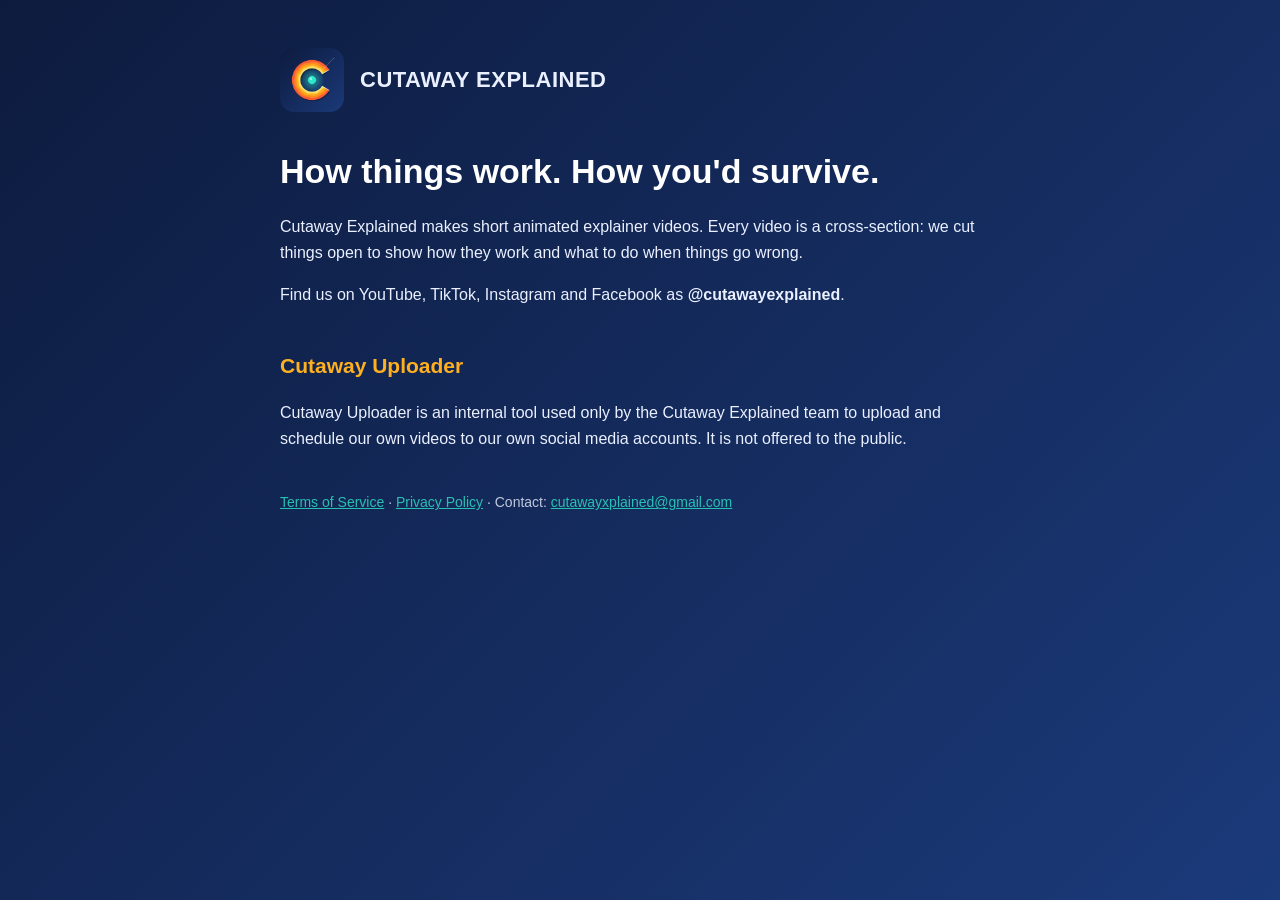
<file: index.html>
<!doctype html><html lang="en"><head><meta charset="utf-8"><meta name="viewport" content="width=device-width,initial-scale=1">
<title>Cutaway Explained</title><link rel="stylesheet" href="style.css"></head><body><main>
<header><img src="logo.png" alt="Cutaway Explained logo"><a href="index.html">CUTAWAY EXPLAINED</a></header>
<h1>How things work. How you'd survive.</h1>
<p>Cutaway Explained makes short animated explainer videos. Every video is a cross-section: we cut things open to show how they work and what to do when things go wrong.</p>
<p>Find us on YouTube, TikTok, Instagram and Facebook as <strong>@cutawayexplained</strong>.</p>
<h2>Cutaway Uploader</h2>
<p>Cutaway Uploader is an internal tool used only by the Cutaway Explained team to upload and schedule our own videos to our own social media accounts. It is not offered to the public.</p>
<nav><a href="terms.html">Terms of Service</a> · <a href="privacy.html">Privacy Policy</a> · Contact: <a href="mailto:cutawayxplained@gmail.com">cutawayxplained@gmail.com</a></nav>
</main></body></html>
</file>
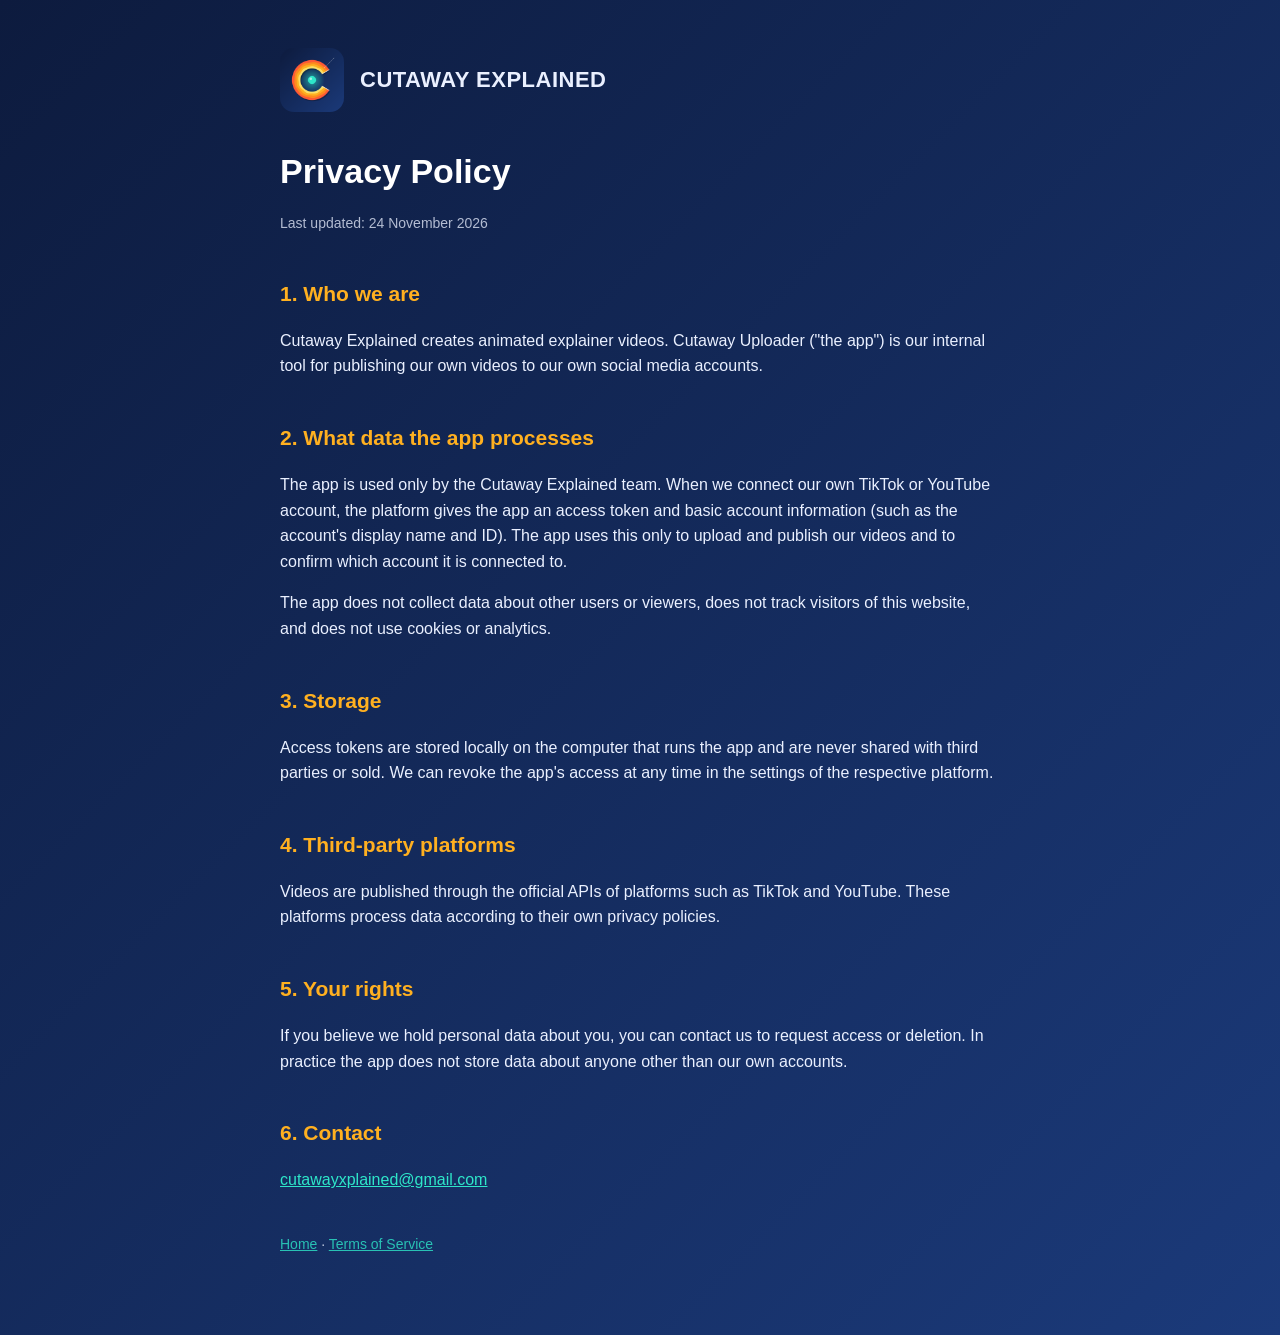
<file: privacy.html>
<!doctype html><html lang="en"><head><meta charset="utf-8"><meta name="viewport" content="width=device-width,initial-scale=1">
<title>Privacy Policy · Cutaway Explained</title><link rel="stylesheet" href="style.css"></head><body><main>
<header><img src="logo.png" alt="Cutaway Explained logo"><a href="index.html">CUTAWAY EXPLAINED</a></header>
<h1>Privacy Policy</h1><p class="small">Last updated: 24 November 2026</p>
<h2>1. Who we are</h2>
<p>Cutaway Explained creates animated explainer videos. Cutaway Uploader ("the app") is our internal tool for publishing our own videos to our own social media accounts.</p>
<h2>2. What data the app processes</h2>
<p>The app is used only by the Cutaway Explained team. When we connect our own TikTok or YouTube account, the platform gives the app an access token and basic account information (such as the account's display name and ID). The app uses this only to upload and publish our videos and to confirm which account it is connected to.</p>
<p>The app does not collect data about other users or viewers, does not track visitors of this website, and does not use cookies or analytics.</p>
<h2>3. Storage</h2>
<p>Access tokens are stored locally on the computer that runs the app and are never shared with third parties or sold. We can revoke the app's access at any time in the settings of the respective platform.</p>
<h2>4. Third-party platforms</h2>
<p>Videos are published through the official APIs of platforms such as TikTok and YouTube. These platforms process data according to their own privacy policies.</p>
<h2>5. Your rights</h2>
<p>If you believe we hold personal data about you, you can contact us to request access or deletion. In practice the app does not store data about anyone other than our own accounts.</p>
<h2>6. Contact</h2>
<p><a href="mailto:cutawayxplained@gmail.com">cutawayxplained@gmail.com</a></p>
<nav><a href="index.html">Home</a> · <a href="terms.html">Terms of Service</a></nav>
</main></body></html>
</file>
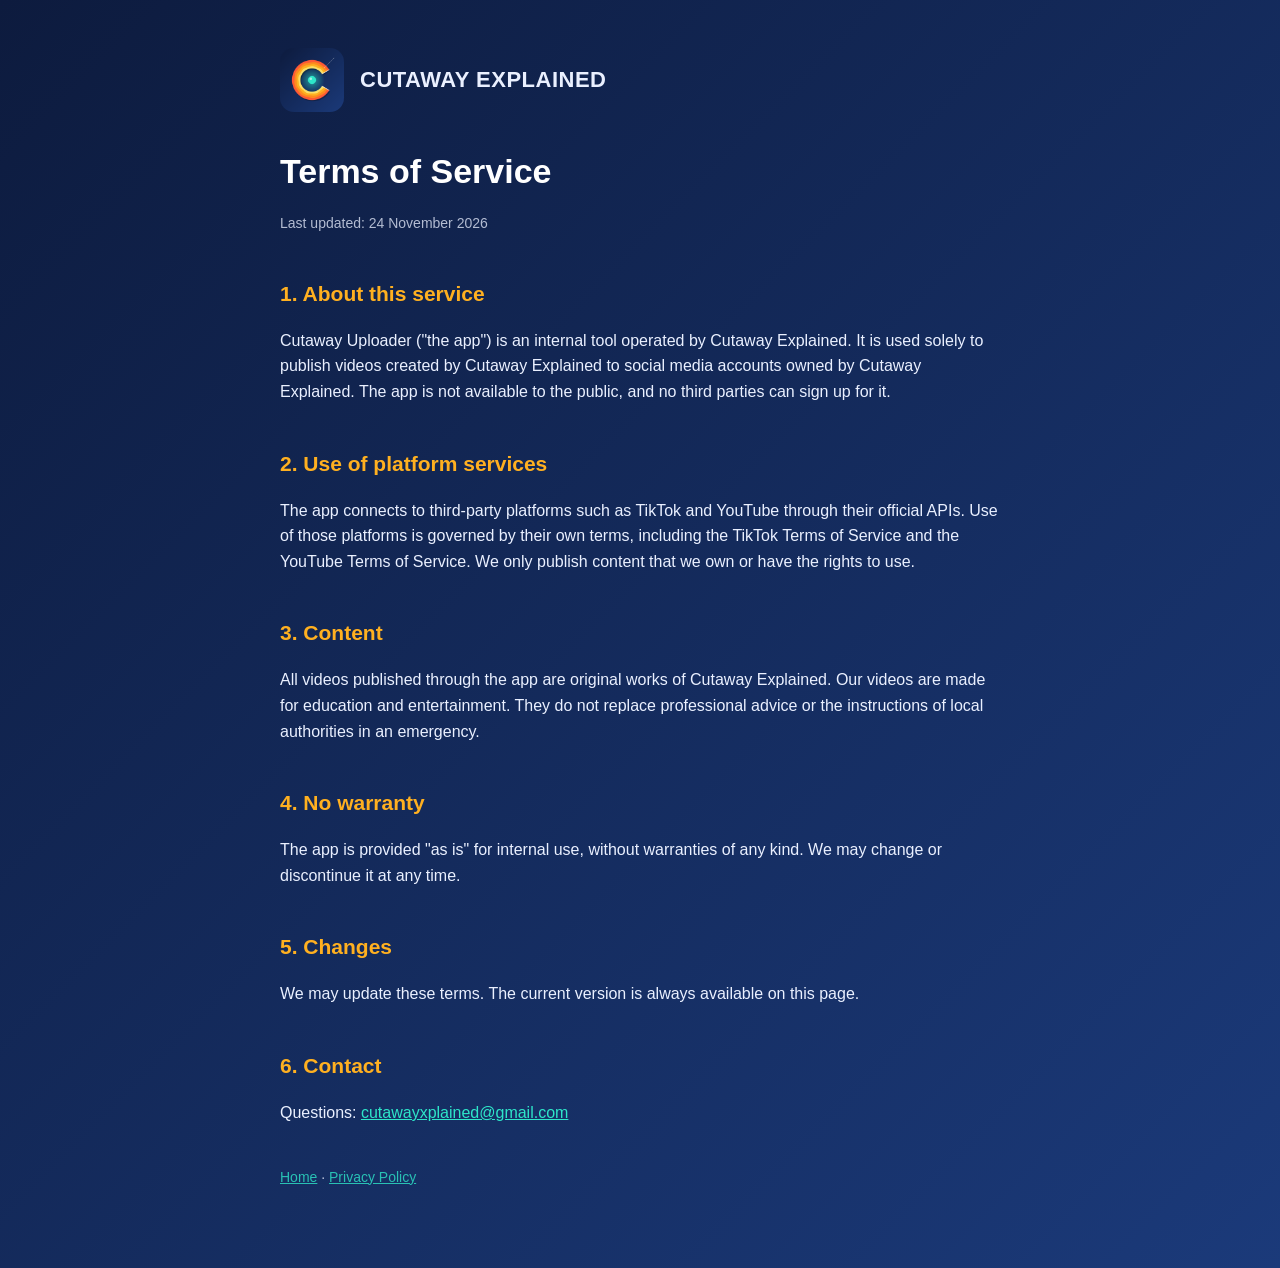
<file: terms.html>
<!doctype html><html lang="en"><head><meta charset="utf-8"><meta name="viewport" content="width=device-width,initial-scale=1">
<title>Terms of Service · Cutaway Explained</title><link rel="stylesheet" href="style.css"></head><body><main>
<header><img src="logo.png" alt="Cutaway Explained logo"><a href="index.html">CUTAWAY EXPLAINED</a></header>
<h1>Terms of Service</h1><p class="small">Last updated: 24 November 2026</p>
<h2>1. About this service</h2>
<p>Cutaway Uploader ("the app") is an internal tool operated by Cutaway Explained. It is used solely to publish videos created by Cutaway Explained to social media accounts owned by Cutaway Explained. The app is not available to the public, and no third parties can sign up for it.</p>
<h2>2. Use of platform services</h2>
<p>The app connects to third-party platforms such as TikTok and YouTube through their official APIs. Use of those platforms is governed by their own terms, including the TikTok Terms of Service and the YouTube Terms of Service. We only publish content that we own or have the rights to use.</p>
<h2>3. Content</h2>
<p>All videos published through the app are original works of Cutaway Explained. Our videos are made for education and entertainment. They do not replace professional advice or the instructions of local authorities in an emergency.</p>
<h2>4. No warranty</h2>
<p>The app is provided "as is" for internal use, without warranties of any kind. We may change or discontinue it at any time.</p>
<h2>5. Changes</h2>
<p>We may update these terms. The current version is always available on this page.</p>
<h2>6. Contact</h2>
<p>Questions: <a href="mailto:cutawayxplained@gmail.com">cutawayxplained@gmail.com</a></p>
<nav><a href="index.html">Home</a> · <a href="privacy.html">Privacy Policy</a></nav>
</main></body></html>
</file>
<file: style.css>
:root{--navy:#0D1B3E;--navy2:#1B3A7A;--amber:#FFB020;--teal:#2EE6C9;--text:#EAF0FF}
*{box-sizing:border-box}
body{margin:0;font-family:Arial,Helvetica,sans-serif;background:linear-gradient(135deg,var(--navy),var(--navy2));color:var(--text);line-height:1.6;min-height:100vh}
main{max-width:760px;margin:0 auto;padding:48px 20px 80px}
header{display:flex;align-items:center;gap:16px;margin-bottom:32px}
header img{width:64px;height:64px;border-radius:14px}
header a{color:var(--text);text-decoration:none;font-weight:900;font-size:22px;letter-spacing:.5px}
h1{font-size:34px;margin:.2em 0;color:#fff}
h2{font-size:21px;margin-top:2em;color:var(--amber)}
a{color:var(--teal)}
nav{margin-top:40px;font-size:14px;opacity:.8}
.small{font-size:14px;opacity:.75}
</file>
